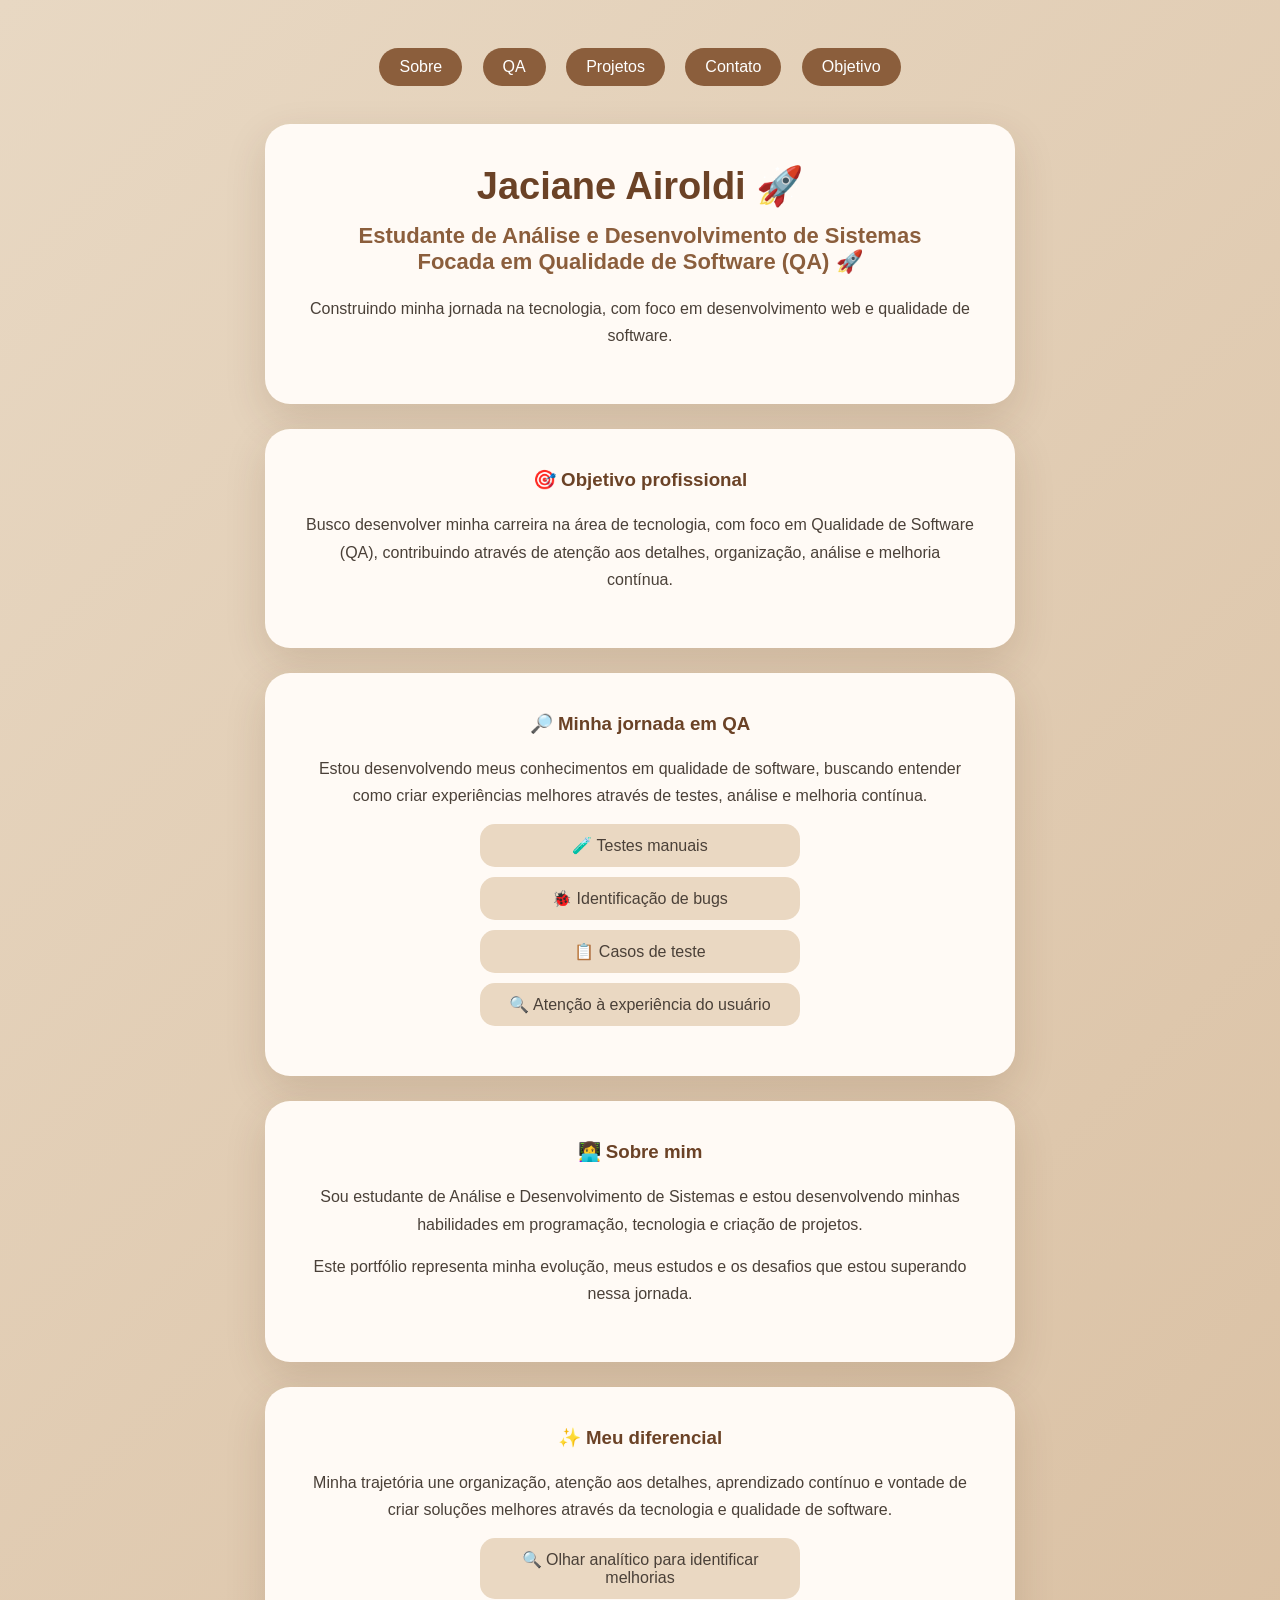
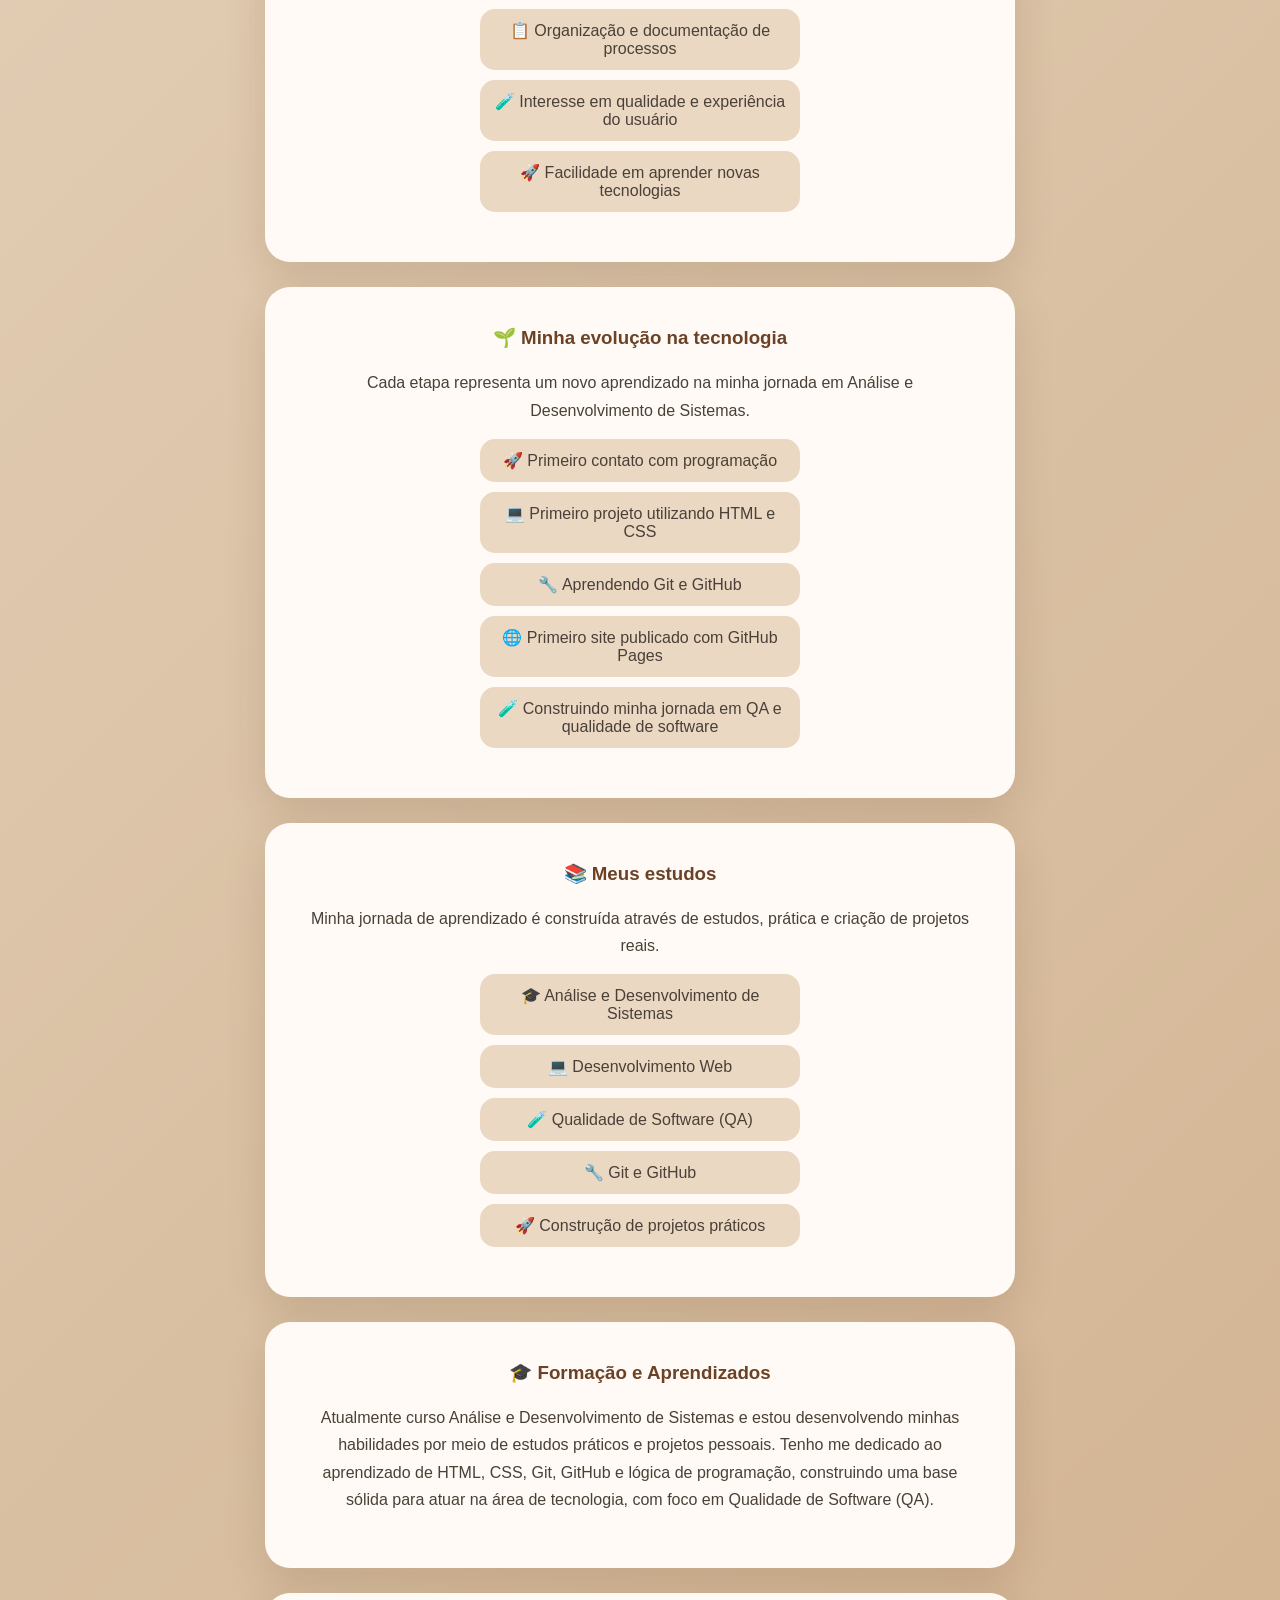
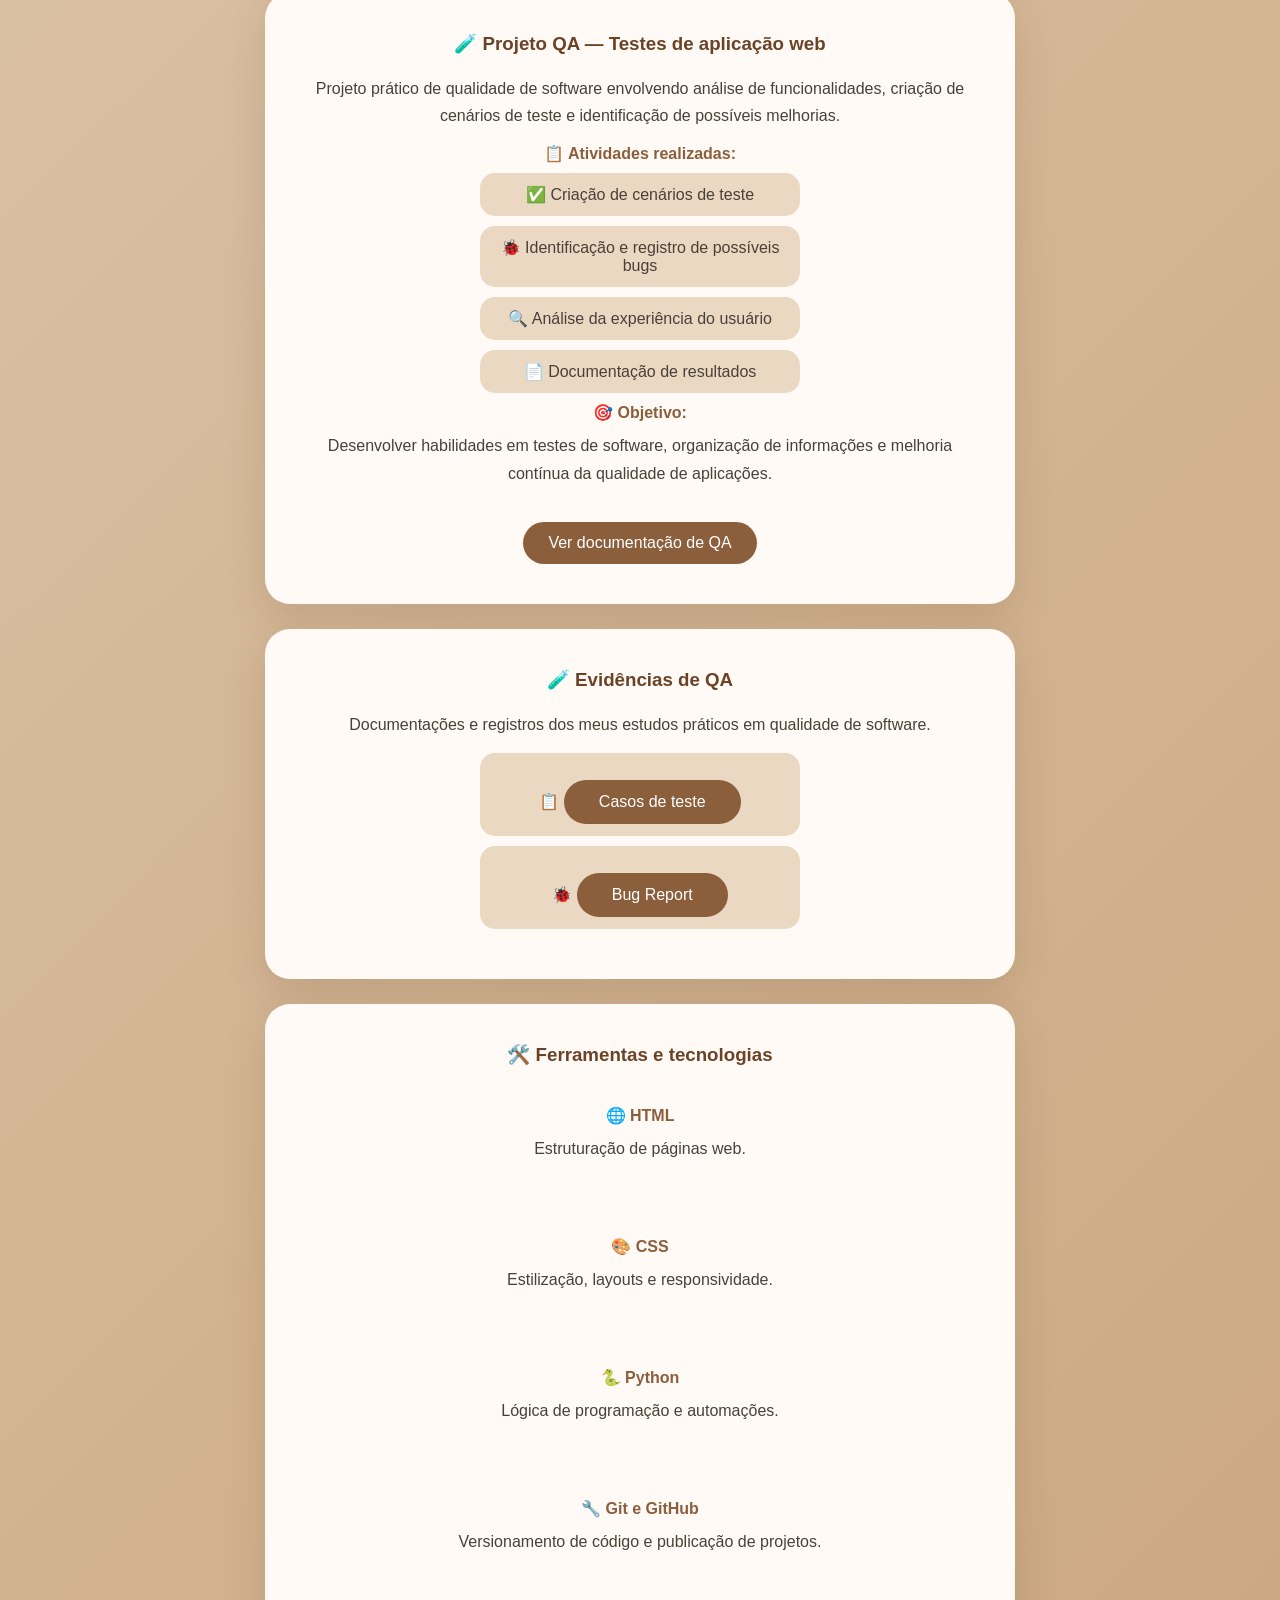
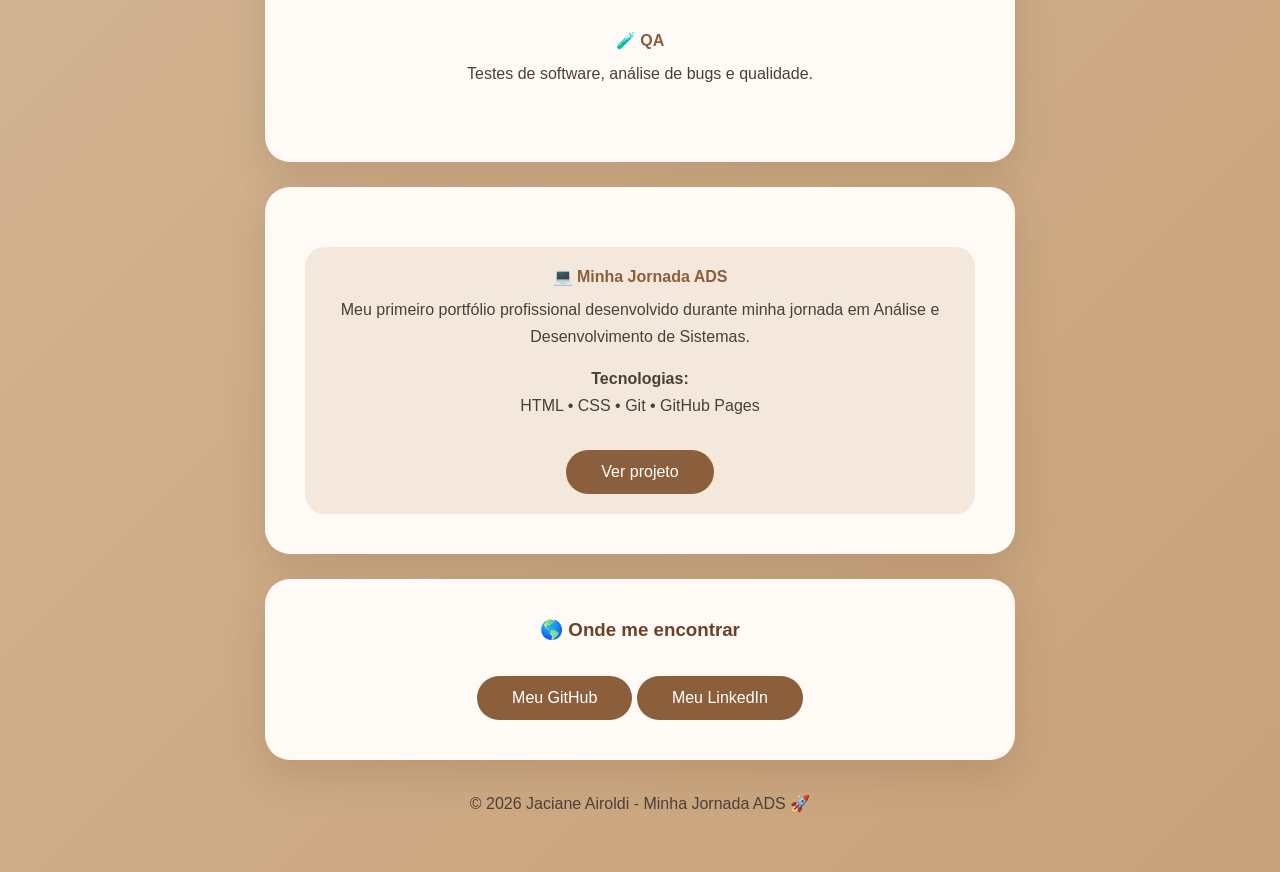
<file: index.html>
<!DOCTYPE html>
<html>

<head>
    <title>Jaciane Airoldi | Portfólio ADS</title>
    <link rel="stylesheet" href="style.css">
</head>

<body>
<nav class="menu">

<a href="#sobre">Sobre</a>
<a href="#qa">QA</a>
<a href="#projetos">Projetos</a>
<a href="#contato">Contato</a>
<a href="#objetivo">Objetivo</a>

</nav>
<header class="card">

<h1>Jaciane Airoldi 🚀</h1>

<h2>
Estudante de Análise e Desenvolvimento de Sistemas <br>
Focada em Qualidade de Software (QA) 🚀
</h2>

<p>
Construindo minha jornada na tecnologia,
com foco em desenvolvimento web e qualidade de software.
</p>

</header>
<section class="card">

<h3 id="objetivo">🎯 Objetivo profissional</h3>

<p>
Busco desenvolver minha carreira na área de tecnologia,
com foco em Qualidade de Software (QA), contribuindo através
de atenção aos detalhes, organização, análise e melhoria contínua.
</p>
</section>
<section class="card">
<h3 id="qa">🔎 Minha jornada em QA</h3>

<p>
Estou desenvolvendo meus conhecimentos em qualidade de software,
buscando entender como criar experiências melhores através de testes,
análise e melhoria contínua.
</p>

<ul>
    <li>🧪 Testes manuais</li>
    <li>🐞 Identificação de bugs</li>
    <li>📋 Casos de teste</li>
    <li>🔍 Atenção à experiência do usuário</li>
</ul>

</section>

<section class="card">

<h3 id="sobre">👩‍💻 Sobre mim</h3>

<p>
Sou estudante de Análise e Desenvolvimento de Sistemas
e estou desenvolvendo minhas habilidades em programação,
tecnologia e criação de projetos.
</p>

<p>
Este portfólio representa minha evolução,
meus estudos e os desafios que estou superando nessa jornada.
</p>

</section>
<section class="card">

<h3>✨ Meu diferencial</h3>

<p>
Minha trajetória une organização, atenção aos detalhes,
aprendizado contínuo e vontade de criar soluções melhores
através da tecnologia e qualidade de software.
</p>

<ul>
    <li>🔍 Olhar analítico para identificar melhorias</li>
    <li>📋 Organização e documentação de processos</li>
    <li>🧪 Interesse em qualidade e experiência do usuário</li>
    <li>🚀 Facilidade em aprender novas tecnologias</li>
</ul>

</section>
<section class="card">
<h3>🌱 Minha evolução na tecnologia</h3>

<p>
Cada etapa representa um novo aprendizado na minha jornada
em Análise e Desenvolvimento de Sistemas.
</p>

<ul>
    <li>🚀 Primeiro contato com programação</li>
    <li>💻 Primeiro projeto utilizando HTML e CSS</li>
    <li>🔧 Aprendendo Git e GitHub</li>
    <li>🌐 Primeiro site publicado com GitHub Pages</li>
    <li>🧪 Construindo minha jornada em QA e qualidade de software</li>
</ul>

</section>
<section class="card">

<h3>📚 Meus estudos</h3>

<p>
Minha jornada de aprendizado é construída através de estudos,
prática e criação de projetos reais.
</p>

<ul>
    <li>🎓 Análise e Desenvolvimento de Sistemas</li>
    <li>💻 Desenvolvimento Web</li>
    <li>🧪 Qualidade de Software (QA)</li>
    <li>🔧 Git e GitHub</li>
    <li>🚀 Construção de projetos práticos</li>
</ul>

</section>


<section class="card">

<h3>🎓 Formação e Aprendizados</h3>

<p>
Atualmente curso Análise e Desenvolvimento de Sistemas e estou desenvolvendo
minhas habilidades por meio de estudos práticos e projetos pessoais.
Tenho me dedicado ao aprendizado de HTML, CSS, Git, GitHub e lógica de programação,
construindo uma base sólida para atuar na área de tecnologia, com foco em Qualidade de Software (QA).
</p>

</section>

<section class="card">

<h3>🧪 Projeto QA — Testes de aplicação web</h3>

<p>
Projeto prático de qualidade de software envolvendo análise de funcionalidades,
criação de cenários de teste e identificação de possíveis melhorias.
</p>

<h4>📋 Atividades realizadas:</h4>

<ul>
    <li>✅ Criação de cenários de teste</li>
    <li>🐞 Identificação e registro de possíveis bugs</li>
    <li>🔍 Análise da experiência do usuário</li>
    <li>📄 Documentação de resultados</li>
</ul>

<h4>🎯 Objetivo:</h4>

<p>
Desenvolver habilidades em testes de software, organização de informações
e melhoria contínua da qualidade de aplicações.
</p>

<a class="qa-button" href="https://github.com/jaciane-airoldi/minha-jornada-ads/blob/main/estudos/projeto-qa.md" target="_blank">
Ver documentação de QA
</a>

</section>
<section class="card">

<h3>🧪 Evidências de QA</h3>

<p>
Documentações e registros dos meus estudos práticos em qualidade de software.
</p>

<ul>
    <li>
        📋 
        <a href="https://github.com/jaciane-airoldi/minha-jornada-ads/blob/main/estudos/projetos%20QA/projeto-qa.md" target="_blank">
        Casos de teste
        </a>
    </li>

    <li>
        🐞
        <a href="https://github.com/jaciane-airoldi/minha-jornada-ads/blob/main/estudos/bug-report.md" target="_blank">
        Bug Report
        </a>
    </li>
</ul>

</section>

<section class="card">

<h3>🛠️ Ferramentas e tecnologias</h3>

<div class="skills">

<div class="skill">
<h4>🌐 HTML</h4>
<p>
Estruturação de páginas web.
</p>
</div>

<div class="skill">
<h4>🎨 CSS</h4>
<p>
Estilização, layouts e responsividade.
</p>
</div>

<div class="skill">
<h4>🐍 Python</h4>
<p>
Lógica de programação e automações.
</p>
</div>

<div class="skill">
<h4>🔧 Git e GitHub</h4>
<p>
Versionamento de código e publicação de projetos.
</p>
</div>

<div class="skill">
<h4>🧪 QA</h4>
<p>
Testes de software, análise de bugs e qualidade.
</p>
</div>

</div>

</section>
<section class="card" id="projetos">
<div class="project">

<h4>💻 Minha Jornada ADS</h4>

<p>
Meu primeiro portfólio profissional desenvolvido durante
minha jornada em Análise e Desenvolvimento de Sistemas.
</p>

<p>
<strong>Tecnologias:</strong><br>
HTML • CSS • Git • GitHub Pages
</p>

<a href="https://jaciane-airoldi.github.io/minha-jornada-ads/" target="_blank">
Ver projeto
</a>

</div>

</section>


<section class="card">

<h3 id="contato">🌎 Onde me encontrar</h3>

<a href="https://github.com/jaciane-airoldi" target="_blank">
Meu GitHub
</a>

<a href="https://www.linkedin.com/in/jaciane-damiani-airoldi-017661197/" target="_blank">
Meu LinkedIn
</a>

</section>


<footer>

<p>
© 2026 Jaciane Airoldi - Minha Jornada ADS 🚀
</p>

</footer>


</body>

</html>
</file>
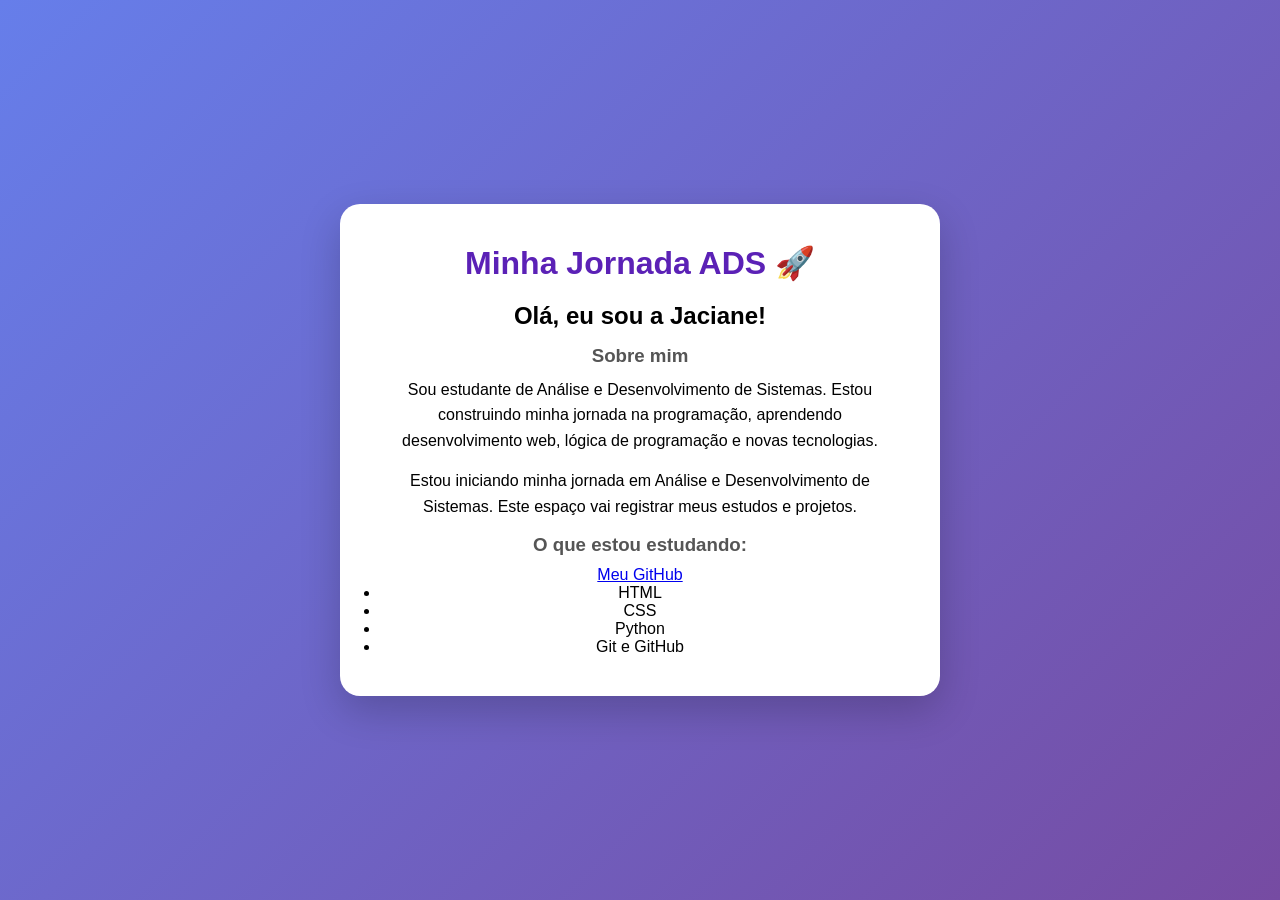
<file: HTML-CSS/index.html>
<!DOCTYPE html>
<html>

<head>
    <title>Minha Jornada ADS</title>
    <link rel="stylesheet" href="style.css">
</head>

<body>
<div class="card">
<h1>Minha Jornada ADS 🚀</h1>

<h2>Olá, eu sou a Jaciane!</h2>
<h3>Sobre mim</h3>

<p>
Sou estudante de Análise e Desenvolvimento de Sistemas.
Estou construindo minha jornada na programação, aprendendo desenvolvimento web,
lógica de programação e novas tecnologias.
</p>

<p>
Estou iniciando minha jornada em Análise e Desenvolvimento de Sistemas.
Este espaço vai registrar meus estudos e projetos.
</p>

<h3>O que estou estudando:</h3>
<a href="https://github.com/jaciane-airoldi" target="_blank">
    Meu GitHub
</a>
<ul>
    <li>HTML</li>
    <li>CSS</li>
    <li>Python</li>
    <li>Git e GitHub</li>
</ul>
</div>
</body>

</html>
</file>
<file: style.css>
* {
    margin: 0;
    padding: 0;
    box-sizing: border-box;
}

body {
    font-family: Arial, Helvetica, sans-serif;
    background: linear-gradient(135deg, #e8d8c3, #c8a27a);
    min-height: 100vh;
    padding: 40px 20px;
}

.card {
    background: #fffaf5;
    max-width: 750px;
    margin: 25px auto;
    padding: 40px;
    border-radius: 25px;
    box-shadow: 0 15px 40px rgba(80, 50, 20, 0.15);
    text-align: center;
    transition: 0.3s;
}

.card:hover {
    transform: translateY(-8px);
}

h1 {
    color: #6b4226;
    font-size: 38px;
    margin-bottom: 15px;
}

h2 {
    color: #8b5e3c;
    margin-bottom: 20px;
    font-size: 22px;
}

h3 {
    color: #6b4226;
    margin-bottom: 20px;
}

p {
    color: #4a4038;
    line-height: 1.7;
    margin-bottom: 15px;
}

ul {
    list-style: none;
}

li {
    background: #ead8c2;
    margin: 10px auto;
    padding: 12px;
    border-radius: 15px;
    max-width: 320px;
    color: #4a4038;
}

.project {
    background: #f4e8dc;
    padding: 25px;
    border-radius: 18px;
}

h4 {
    color: #8b5e3c;
    margin-bottom: 10px;
}

a {
    display: inline-block;
    margin-top: 15px;
    padding: 13px 35px;
    background: #8b5e3c;
    color: white;
    text-decoration: none;
    border-radius: 30px;
    transition: 0.3s;
}

a:hover {
    background: #6b4226;
}

footer {
    text-align: center;
    color: #6b4226;
    margin-top: 30px;
}.menu {
    text-align: center;
    margin-bottom: 30px;
}

.menu a {
    margin: 8px;
    padding: 10px 20px;
    background: #8b5e3c;
    color: white;
    border-radius: 20px;
    text-decoration: none;
}

.menu a:hover {
    background: #6b4226;
}@media (max-width: 600px) {

    body {
        padding: 20px 10px;
    }

    .card {
        padding: 25px 20px;
        margin: 15px auto;
        border-radius: 20px;
    }

    h1 {
        font-size: 28px;
    }

    h2 {
        font-size: 18px;
    }

    h3 {
        font-size: 20px;
    }

    p {
        font-size: 15px;
    }

    .menu a {
        display: block;
        margin: 10px auto;
        max-width: 220px;
    }

    li {
        max-width: 100%;
    }@media (max-width: 600px) {

    body {
        padding: 20px 10px;
    }

}

}.hero-buttons {
    margin-top: 25px;
}

.hero-buttons a {
    display: inline-block;
    margin: 8px;
    padding: 12px 25px;
    border-radius: 25px;
    text-decoration: none;
}.project {
    padding: 20px;
    border-radius: 20px;
    margin-top: 20px;
}
.skills {
    display: grid;
    gap: 20px;
    margin-top: 20px;
}

.skill {
    padding: 20px;
    border-radius: 20px;
}

.skill h4 {
    margin-top: 0;
}
.qa-button {
    display: inline-block;
    margin-top: 20px;
    padding: 12px 25px;
    border-radius: 25px;
    text-decoration: none;
}
</file>
<file: HTML-CSS/style.css>
*{
    margin:0;
    padding:0;
    box-sizing:border-box;
}

body{
    font-family: Arial, Helvetica, sans-serif;
    background: linear-gradient(135deg,#667eea,#764ba2);
    display:flex;
    justify-content:center;
    align-items:center;
    min-height:100vh;
}

.card{
    background:white;
    width:600px;
    padding:40px;
    border-radius:20px;
    box-shadow:0 15px 40px rgba(0,0,0,.2);
    text-align:center;
    transition:.3s;
}

.card:hover{
    transform:translateY(-8px);
}

h1{
    color:#5b21b6;
    margin-bottom:20px;
}

h2{
    margin-bottom:15px;
}

h3{
    color:#555;
    margin-bottom:10px;
}

p{
    margin-bottom:15px;
    line-height:1.6;
}
</file>
